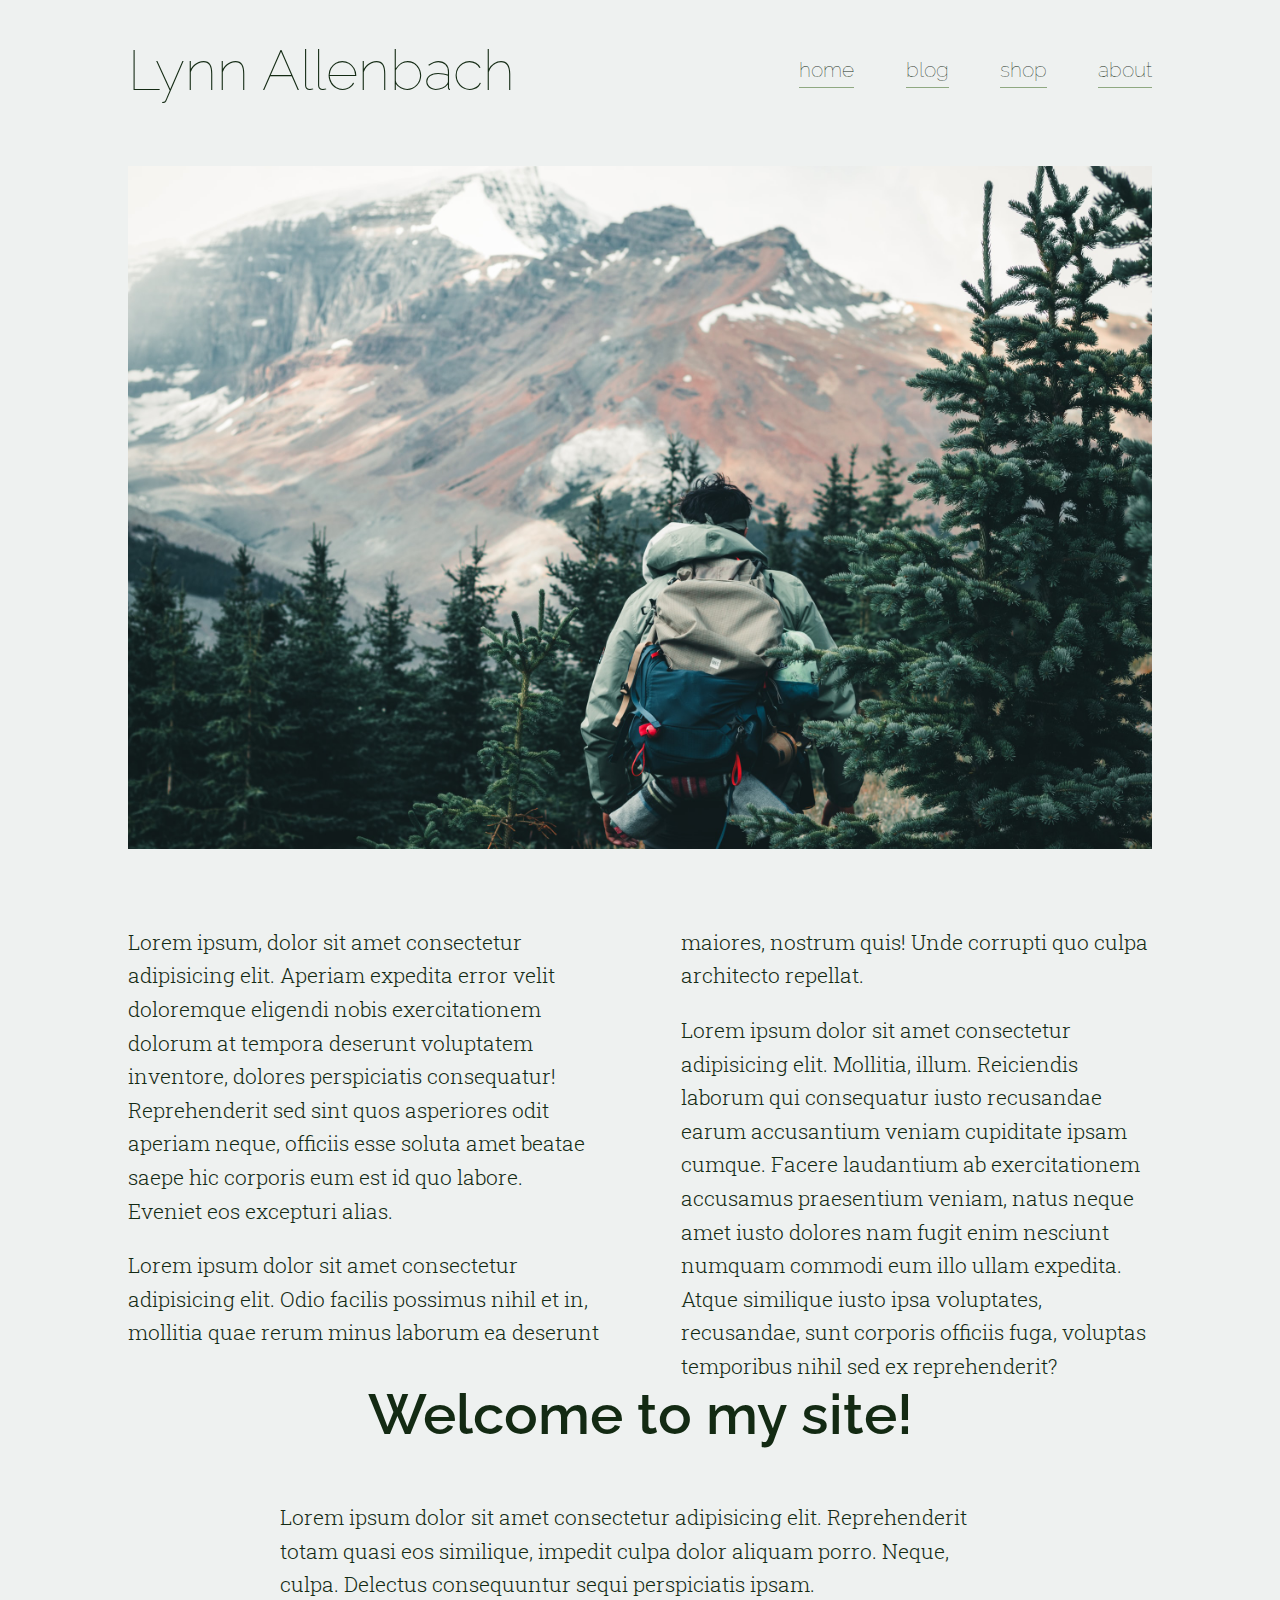
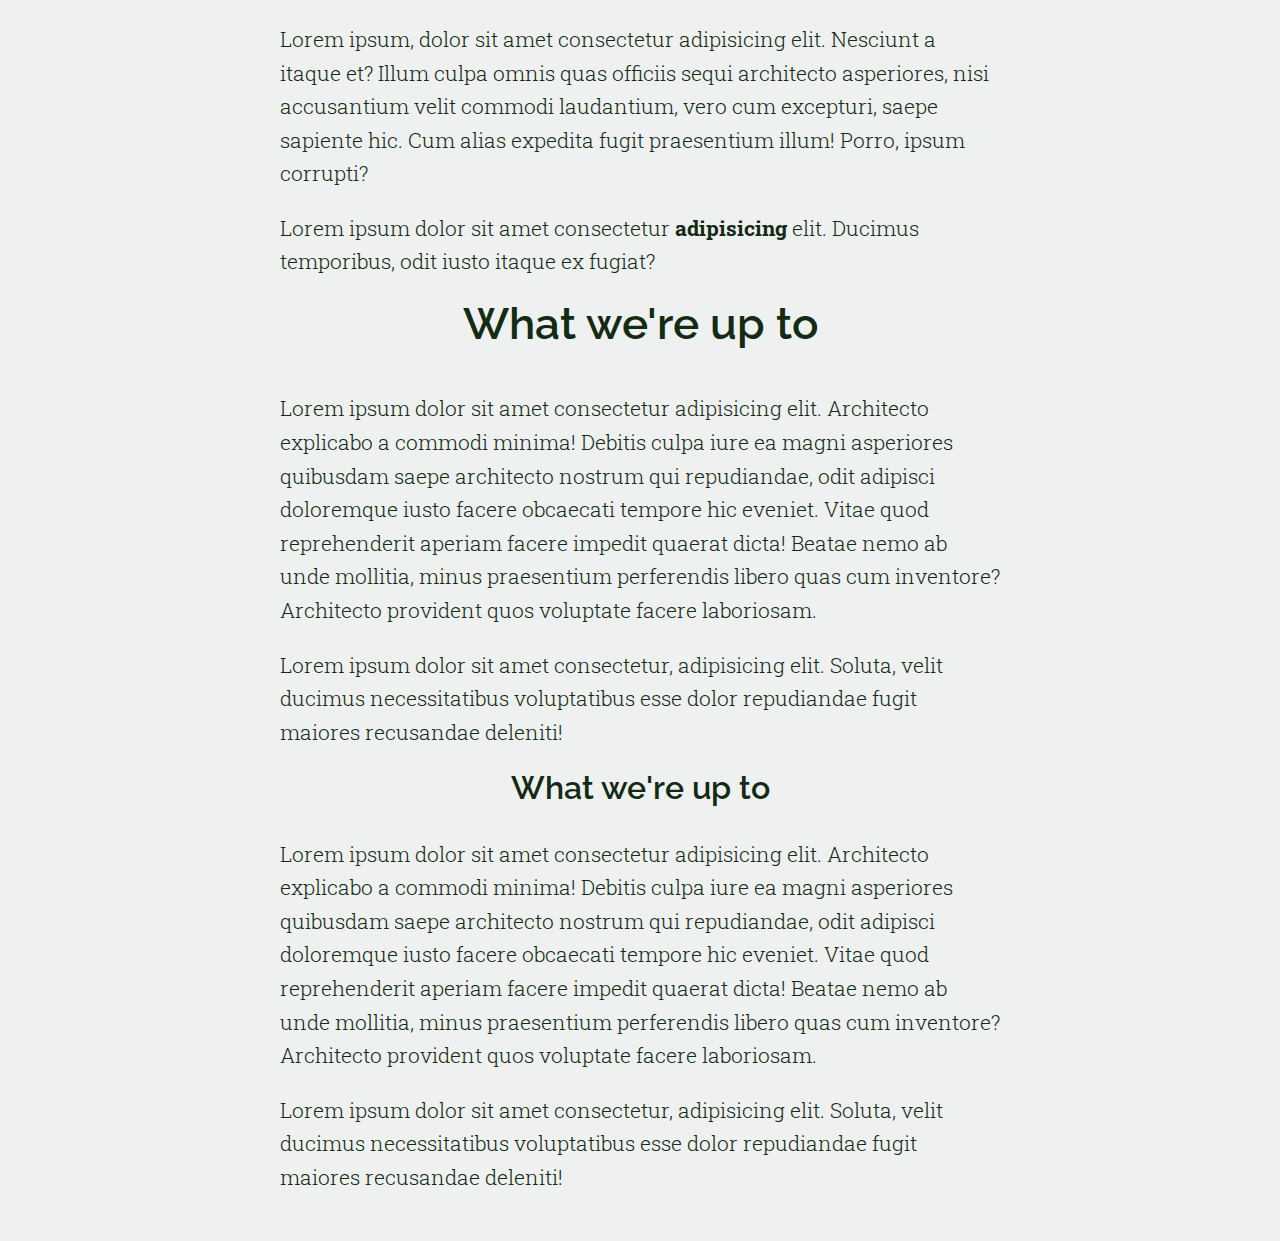
<file: index.html>
<!DOCTYPE html>
<html lang="en">
<head>
    <meta charset="UTF-8">
    <meta http-equiv="X-UA-Compatible" content="IE=edge">
    <meta name="viewport" content="width=device-width, initial-scale=1.0">
    <title>Lynn Allenbach</title>
    <link rel="preconnect" href="https://fonts.gstatic.com">
    <link href="https://fonts.googleapis.com/css2?family=Raleway:wght@100;300;600&family=Roboto+Slab:wght@300;700&display=swap" rel="stylesheet">
    <link rel="stylesheet" href="./css/style.css">
</head>
<body>
    <header class="header">
        <div class="container-header header-flex">
            <div class="logo-menu-flex">
                <a href="./index.html" class="logo">Lynn Allenbach</a>
                <div class="menu-btn">
                    <div class="menu-btn__burger"></div>
                </div>
            </div>
            <nav class="nav nav--hidden">
                <ul class="nav__list">
                    <li class="nav__item"><a href="./index.html" class="nav__link">home</a></li>
                    <li class="nav__item"><a href="./blog.html" class="nav__link">blog</a></li>
                    <li class="nav__item"><a href="./shop.html" class="nav__link">shop</a></li>
                    <li class="nav__item"><a href="./about.html" class="nav__link">about</a></li>
                </ul>
            </nav>
        </div>
    </header>

    <main class="main">
        <div class="container-img">
            <img class="img" src="./img/home.jpg" alt="man in forest with mountain background">
        </div>
        <div class="container">
            <div class="double-column">
                <p>Lorem ipsum, dolor sit amet consectetur adipisicing elit. Aperiam expedita error velit doloremque eligendi nobis exercitationem dolorum at tempora deserunt voluptatem inventore, dolores perspiciatis consequatur! Reprehenderit sed sint quos asperiores odit aperiam neque, officiis esse soluta amet beatae saepe hic corporis eum est id quo labore. Eveniet eos excepturi alias.</p>
                <p>Lorem ipsum dolor sit amet consectetur adipisicing elit. Odio facilis possimus nihil et in, mollitia quae rerum minus laborum ea deserunt maiores, nostrum quis! Unde corrupti quo culpa architecto repellat.</p>
                <p>Lorem ipsum dolor sit amet consectetur adipisicing elit. Mollitia, illum. Reiciendis laborum qui consequatur iusto recusandae earum accusantium veniam cupiditate ipsam cumque. Facere laudantium ab exercitationem accusamus praesentium veniam, natus neque amet iusto dolores nam fugit enim nesciunt numquam commodi eum illo ullam expedita. Atque similique iusto ipsa voluptates, recusandae, sunt corporis officiis fuga, voluptas temporibus nihil sed ex reprehenderit?</p>
            </div>
            
            <div class="container-text">
                <h1>Welcome to my site!</h1>
                <p>Lorem ipsum dolor sit amet consectetur adipisicing elit. Reprehenderit totam quasi eos similique, impedit culpa dolor aliquam porro. Neque, culpa. Delectus consequuntur sequi perspiciatis ipsam.</p>
                <p>Lorem ipsum, dolor sit amet consectetur adipisicing elit. Nesciunt a itaque et? Illum culpa omnis quas officiis sequi architecto asperiores, nisi accusantium velit commodi laudantium, vero cum excepturi, saepe sapiente hic. Cum alias expedita fugit praesentium illum! Porro, ipsum corrupti?</p>
                <p>Lorem ipsum dolor sit amet consectetur <span class="bold">adipisicing</span> elit. Ducimus temporibus, odit iusto itaque ex fugiat?</p>
                <h2>What we're up to</h2>
                <p>Lorem ipsum dolor sit amet consectetur adipisicing elit. Architecto explicabo a commodi minima! Debitis culpa iure ea magni asperiores quibusdam saepe architecto nostrum qui repudiandae, odit adipisci doloremque iusto facere obcaecati tempore hic eveniet. Vitae quod reprehenderit aperiam facere impedit quaerat dicta! Beatae nemo ab unde mollitia, minus praesentium perferendis libero quas cum inventore? Architecto provident quos voluptate facere laboriosam.</p>
                <p>Lorem ipsum dolor sit amet consectetur, adipisicing elit. Soluta, velit ducimus necessitatibus voluptatibus esse dolor repudiandae fugit maiores recusandae deleniti!</p>
                <h3>What we're up to</h3>
                <p>Lorem ipsum dolor sit amet consectetur adipisicing elit. Architecto explicabo a commodi minima! Debitis culpa iure ea magni asperiores quibusdam saepe architecto nostrum qui repudiandae, odit adipisci doloremque iusto facere obcaecati tempore hic eveniet. Vitae quod reprehenderit aperiam facere impedit quaerat dicta! Beatae nemo ab unde mollitia, minus praesentium perferendis libero quas cum inventore? Architecto provident quos voluptate facere laboriosam.</p>
                <p>Lorem ipsum dolor sit amet consectetur, adipisicing elit. Soluta, velit ducimus necessitatibus voluptatibus esse dolor repudiandae fugit maiores recusandae deleniti!</p>
    
            </div>
        </div>
    </main>
    <footer class="footer">

    </footer>

    <script>
        const btn = document.querySelector('.menu-btn');
        const header = document.querySelector('.header');
        const nav = document.querySelector('.nav');

        btn.addEventListener('click', () => {
            header.classList.toggle('header-full-height');
            nav.classList.toggle('nav--hidden');
            btn.classList.toggle('open');
        })
    </script>
    <!-- <script type="text/javascript" src="js/main.js"></script> -->
</body>
</html>
</file>
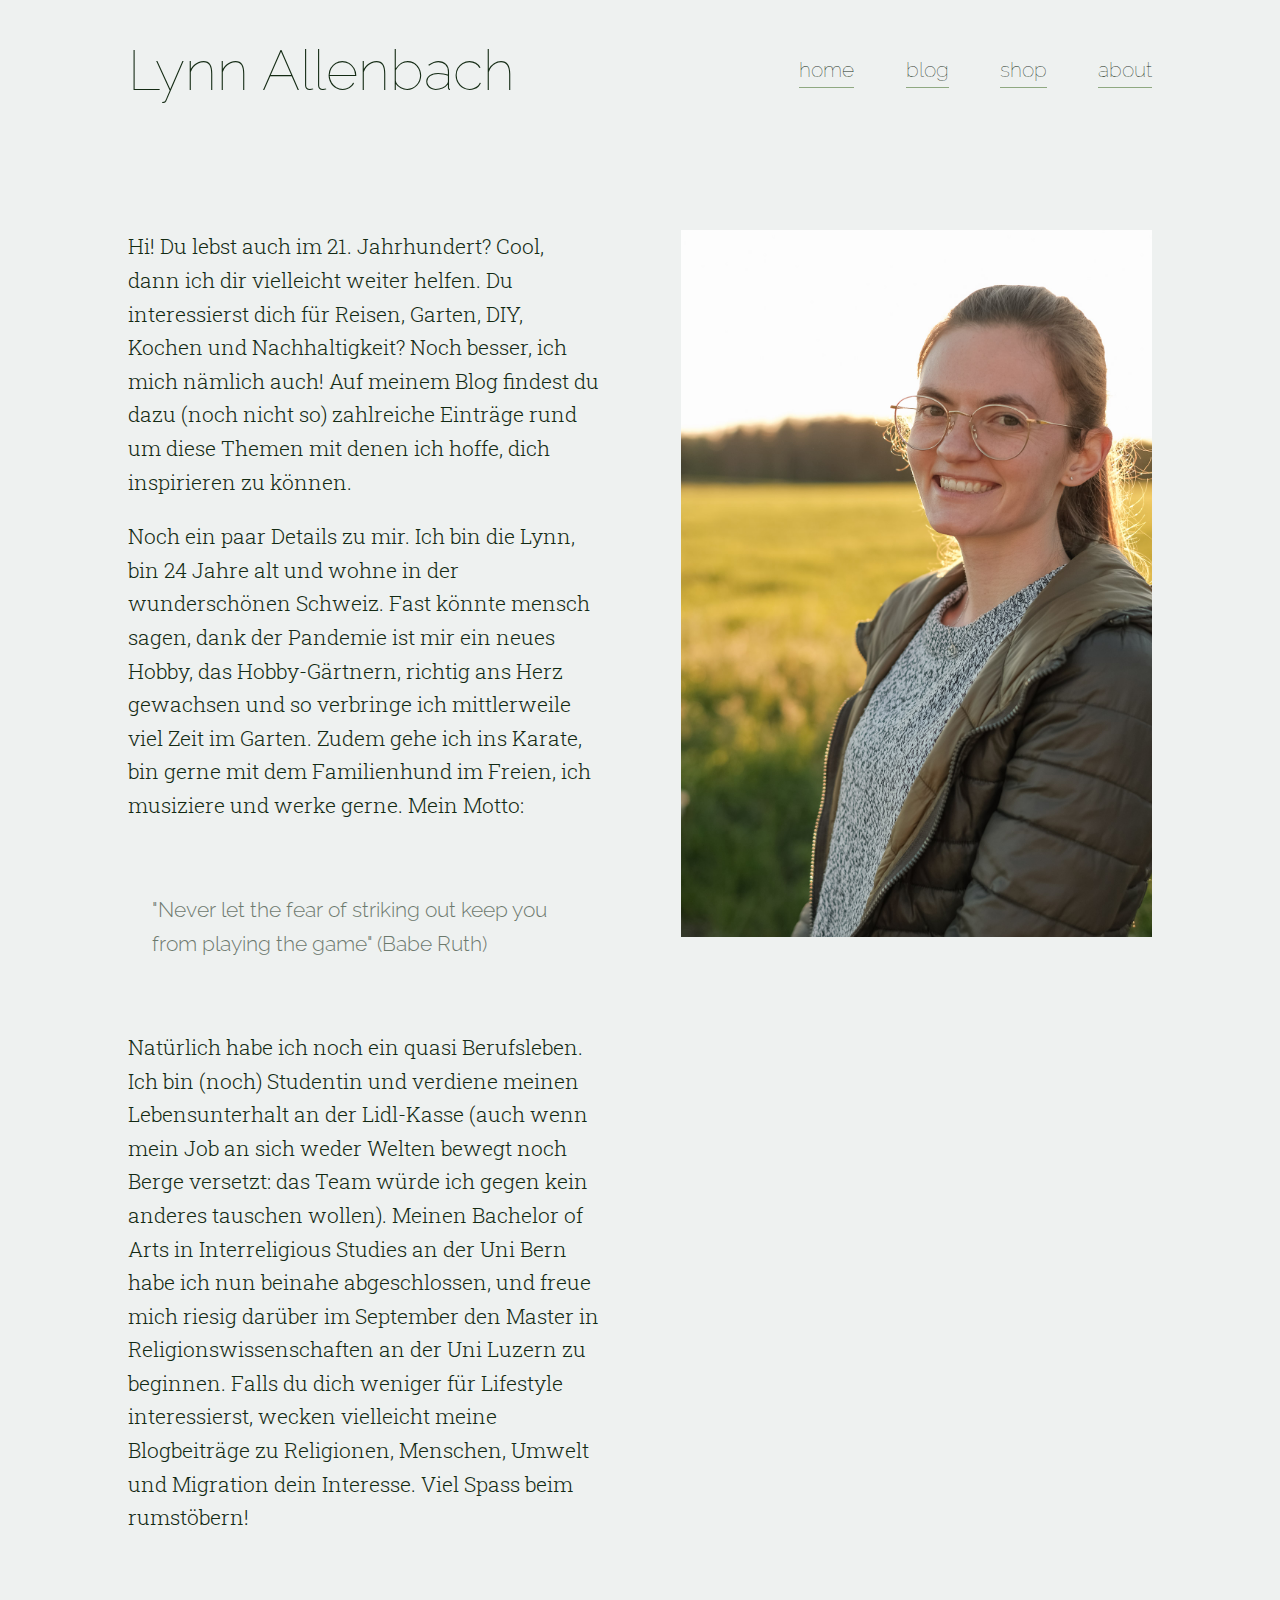
<file: about.html>
<!DOCTYPE html>
<html lang="en">

<head>
    <meta charset="UTF-8">
    <meta http-equiv="X-UA-Compatible" content="IE=edge">
    <meta name="viewport" content="width=device-width, initial-scale=1.0">
    <title>Lynn Allenbach</title>
    <link rel="preconnect" href="https://fonts.gstatic.com">
    <link
        href="https://fonts.googleapis.com/css2?family=Raleway:wght@100;300;600&family=Roboto+Slab:wght@300;700&display=swap"
        rel="stylesheet">
    <link rel="stylesheet" href="./css/style.css">
    <link rel="stylesheet" href="./css/about.css">
</head>

<body>
    <header class="header">
        <div class="container-header header-flex">
            <div class="logo-menu-flex">
                <a href="./index.html" class="logo">Lynn Allenbach</a>
                <div class="menu-btn">
                    <div class="menu-btn__burger"></div>
                </div>
            </div>
            <nav class="nav nav--hidden">
                <ul class="nav__list">
                    <li class="nav__item"><a href="./index.html" class="nav__link">home</a></li>
                    <li class="nav__item"><a href="./blog.html" class="nav__link">blog</a></li>
                    <li class="nav__item"><a href="./shop.html" class="nav__link">shop</a></li>
                    <li class="nav__item"><a href="./about.html" class="nav__link">about</a></li>
                </ul>
            </nav>
        </div>
    </header>

    <main class="main">
        <section class="about">
            <div class="container divide">
                <div class="about__img-container" style="background-image: url('./img/about.jpg');"
                    alt="portrait of myself">
                </div>
                <div class="container-text">
                    <p>
                        Hi! Du lebst auch im 21. Jahrhundert? Cool, dann ich dir vielleicht weiter helfen.
                        Du interessierst dich für Reisen, Garten, DIY, Kochen und Nachhaltigkeit? Noch
                        besser, ich mich nämlich auch! Auf meinem Blog findest du dazu (noch nicht so)
                        zahlreiche Einträge rund um diese Themen mit denen ich hoffe, dich inspirieren
                        zu können.
                    </p>
                    <p>
                        Noch ein paar Details zu mir. Ich bin die Lynn, bin 24 Jahre alt und wohne in
                        der wunderschönen Schweiz. Fast könnte mensch sagen, dank der Pandemie ist mir
                        ein neues Hobby, das Hobby-Gärtnern, richtig ans Herz gewachsen und so verbringe
                        ich mittlerweile viel Zeit im Garten. Zudem gehe ich ins Karate, bin gerne mit
                        dem Familienhund im Freien, ich musiziere und werke gerne. Mein Motto:
                        <span class="quote">"Never let the fear of striking out keep you from playing the game" (Babe Ruth)</span>

                        Natürlich habe ich noch ein quasi Berufsleben. Ich bin (noch) Studentin und
                        verdiene meinen Lebensunterhalt an der Lidl-Kasse (auch wenn mein Job an sich
                        weder Welten bewegt noch Berge versetzt: das Team würde ich gegen kein anderes
                        tauschen wollen). Meinen Bachelor of Arts in
                        Interreligious Studies an der Uni Bern habe ich nun beinahe
                        abgeschlossen, und freue mich riesig darüber im September den Master in
                        Religionswissenschaften an der Uni Luzern zu beginnen. Falls du dich weniger für
                        Lifestyle interessierst, wecken vielleicht meine Blogbeiträge zu Religionen,
                        Menschen, Umwelt und Migration dein Interesse. Viel Spass beim rumstöbern!
                    </p>
                </div>
            </div>
        </section>
    </main>

    <footer class="footer">

    </footer>

    <script>
        const btn = document.querySelector('.menu-btn');
        const header = document.querySelector('.header');
        const nav = document.querySelector('.nav');

        btn.addEventListener('click', () => {
            header.classList.toggle('header-full-height');
            nav.classList.toggle('nav--hidden');
            btn.classList.toggle('open');
        })
    </script>
</body>

</html>
</file>
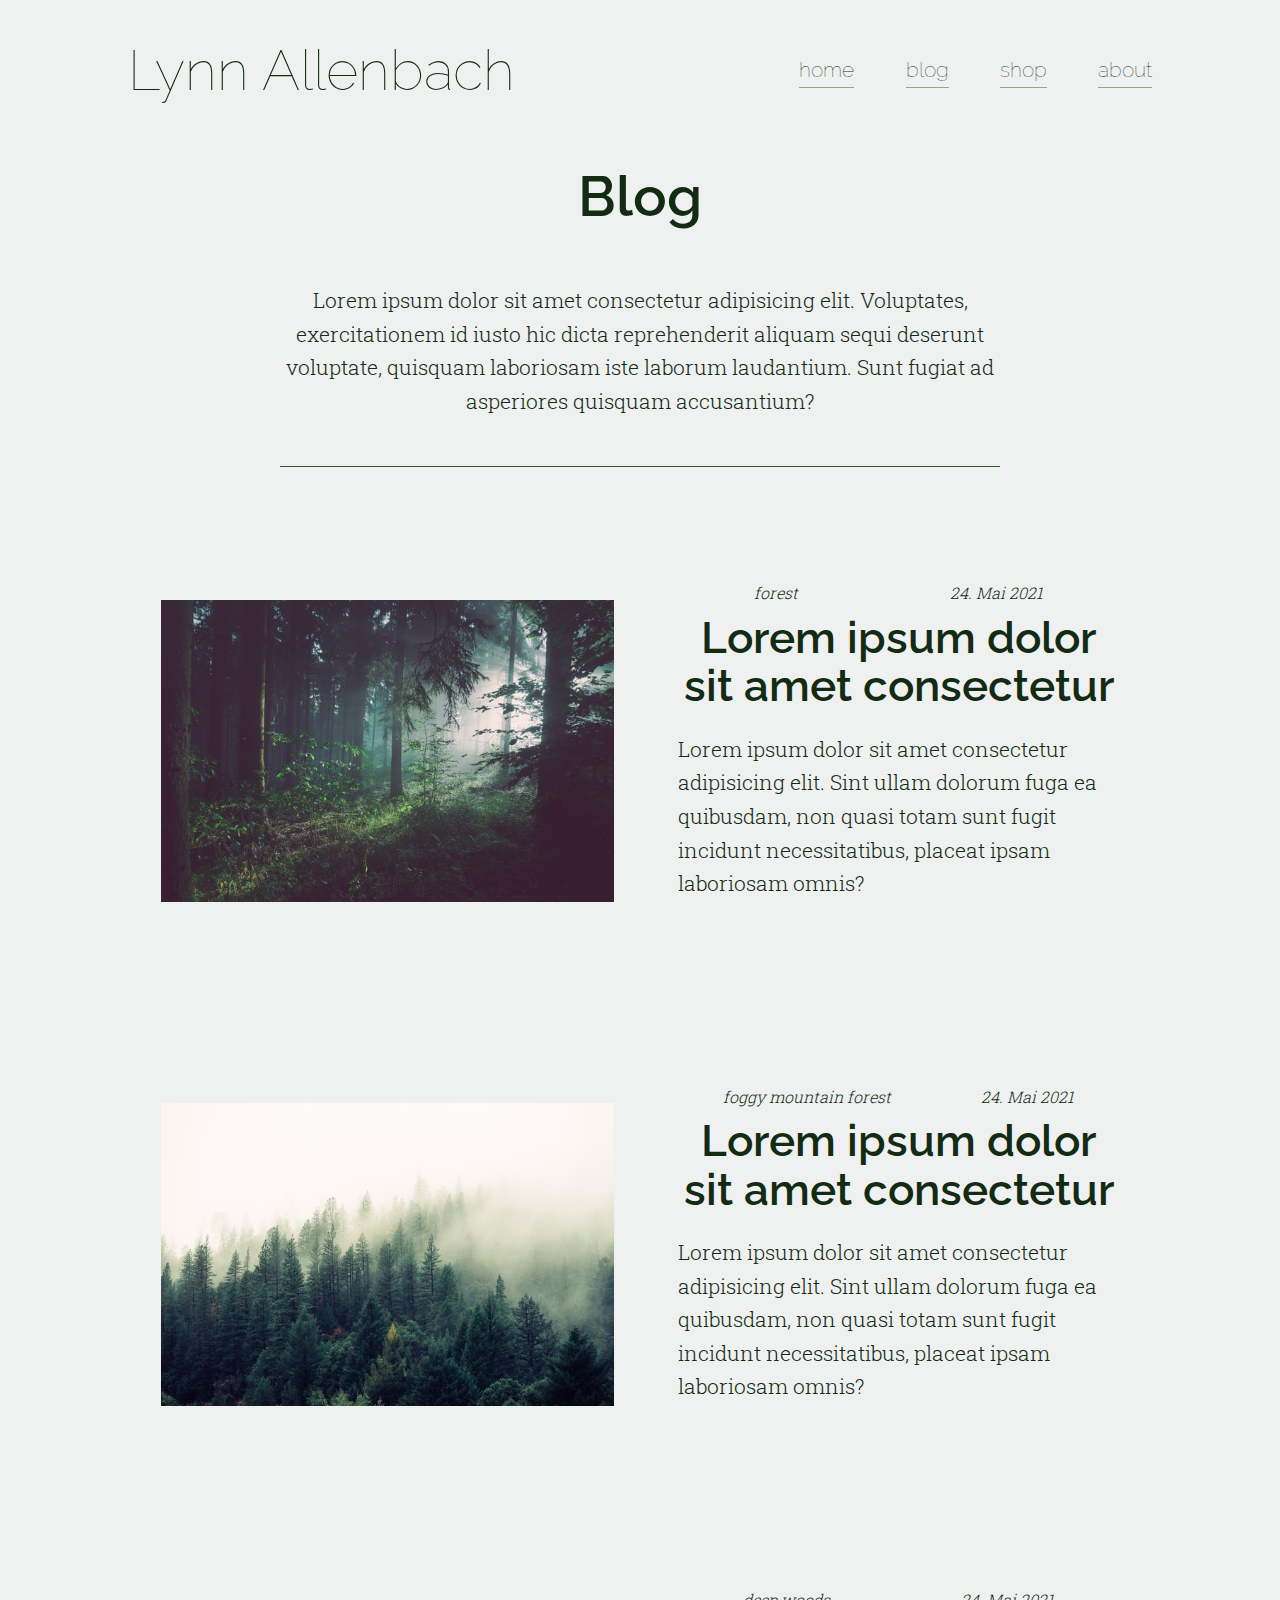
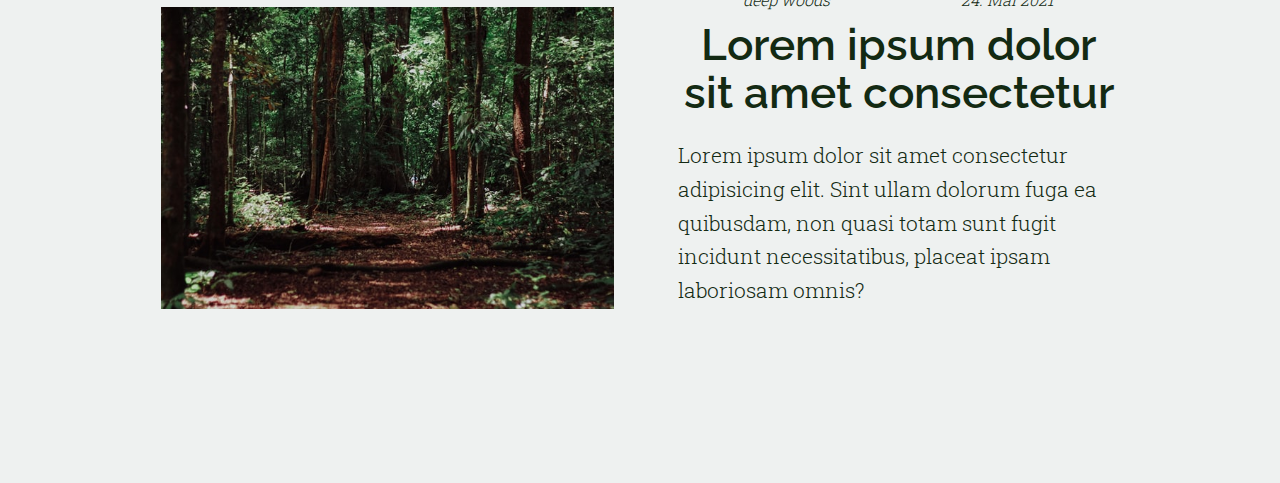
<file: blog.html>
<!DOCTYPE html>
<html lang="en">
<head>
    <meta charset="UTF-8">
    <meta http-equiv="X-UA-Compatible" content="IE=edge">
    <meta name="viewport" content="width=device-width, initial-scale=1.0">
    <title>Lynn Allenbach</title>
    <link rel="preconnect" href="https://fonts.gstatic.com">
    <link href="https://fonts.googleapis.com/css2?family=Raleway:wght@100;300;600&family=Roboto+Slab:wght@300;700&display=swap" rel="stylesheet">
    <link rel="stylesheet" href="./css/style.css">
    <link rel="stylesheet" href="./css/blog.css">
</head>
<body>
    <header class="header">
        <div class="container-header header-flex">
            <div class="logo-menu-flex">
                <a href="./index.html" class="logo">Lynn Allenbach</a>
                <div class="menu-btn">
                    <div class="menu-btn__burger"></div>
                </div>
            </div>
            <nav class="nav nav--hidden">
                <ul class="nav__list">
                    <li class="nav__item"><a href="./index.html" class="nav__link">home</a></li>
                    <li class="nav__item"><a href="./blog.html" class="nav__link">blog</a></li>
                    <li class="nav__item"><a href="./shop.html" class="nav__link">shop</a></li>
                    <li class="nav__item"><a href="./about.html" class="nav__link">about</a></li>
                </ul>
            </nav>
        </div>
    </header>

    <main class="main">
        <div class="container">
            <section class="description container-text">
                <h1>Blog</h1>
                <p style="text-align: center;">Lorem ipsum dolor sit amet consectetur adipisicing elit. Voluptates, exercitationem id iusto hic dicta reprehenderit aliquam sequi deserunt voluptate, quisquam laboriosam iste laborum laudantium. Sunt fugiat ad asperiores quisquam accusantium?</p>
                <hr>
            </section>
            <a href="./blogposts/blogpost_01/blogpost.html">
                <article class="post">
                    <div class="post-img-wrapper">
                        <img src="./blogposts/blogpost_01/img/thumbnail.jpg" alt="">
                    </div>
                    <div class="post-text">
                        <p class="post-meta"><span class="post-topic">forest</span><span class="post-date">24. Mai 2021</span></p>
                        <h2 class="post-title">Lorem ipsum dolor sit amet consectetur</h2>
                        <p class="post-summary">Lorem ipsum dolor sit amet consectetur adipisicing elit. Sint ullam dolorum fuga ea quibusdam, non quasi totam sunt fugit incidunt necessitatibus, placeat ipsam laboriosam omnis?</p>
                    </div>
                </article>
            </a>
            <a href="./blogposts/blogpost_02/blogpost.html">
                <article class="post">
                    <div class="post-img-wrapper">
                        <img src="./blogposts/blogpost_02/img/thumbnail.jpg" alt="">
                    </div>
                    <div class="post-text">
                        <p class="post-meta"><span class="post-topic">foggy mountain forest</span><span class="post-date">24. Mai 2021</span></p>
                        <h2 class="post-title">Lorem ipsum dolor sit amet consectetur</h2>
                        <p class="post-summary">Lorem ipsum dolor sit amet consectetur adipisicing elit. Sint ullam dolorum fuga ea quibusdam, non quasi totam sunt fugit incidunt necessitatibus, placeat ipsam laboriosam omnis?</p>
                    </div>
                </article>
            </a>
            <a href="./blogposts/blogpost_02/blogpost.html">
                <article class="post">
                    <div class="post-img-wrapper">
                        <img src="./blogposts/blogpost_03/img/thumbnail.jpg" alt="">
                    </div>
                    <div class="post-text">
                        <p class="post-meta"><span class="post-topic">deep woods</span><span class="post-date">24. Mai 2021</span></p>
                        <h2 class="post-title">Lorem ipsum dolor sit amet consectetur</h2>
                        <p class="post-summary">Lorem ipsum dolor sit amet consectetur adipisicing elit. Sint ullam dolorum fuga ea quibusdam, non quasi totam sunt fugit incidunt necessitatibus, placeat ipsam laboriosam omnis?</p>
                    </div>
                </article>
            </a>
        </div>
    </main>

    <footer class="footer">

    </footer>

    <script>
        const btn = document.querySelector('.menu-btn');
        const header = document.querySelector('.header');
        const nav = document.querySelector('.nav');

        btn.addEventListener('click', () => {
            header.classList.toggle('header-full-height');
            nav.classList.toggle('nav--hidden');
            btn.classList.toggle('open');
        })
    </script>
</body>
</html>
</file>
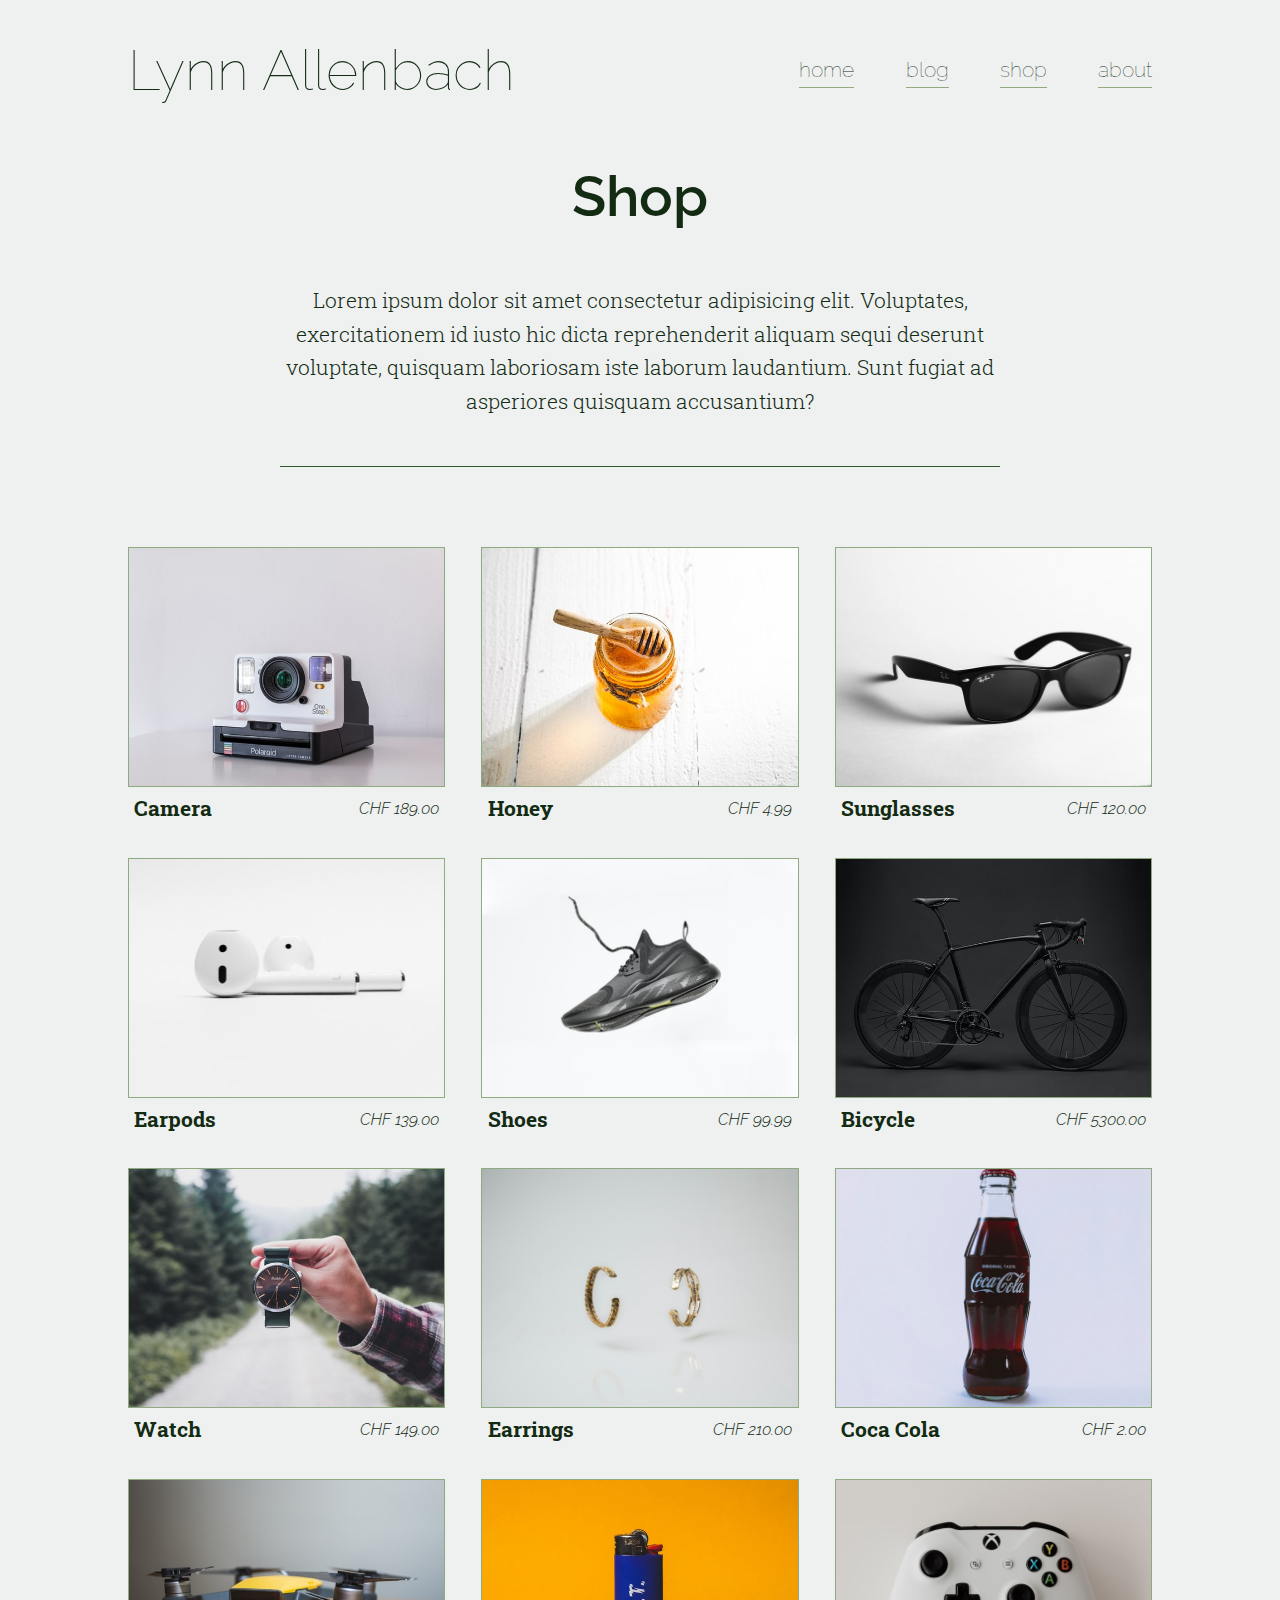
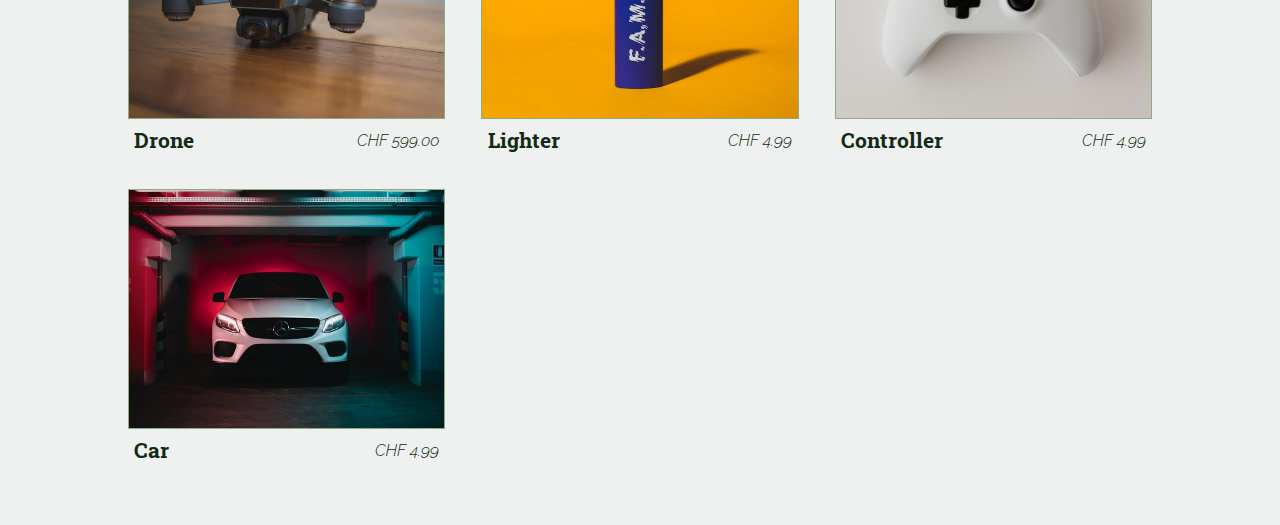
<file: shop.html>
<!DOCTYPE html>
<html lang="en">

<head>
    <meta charset="UTF-8">
    <meta http-equiv="X-UA-Compatible" content="IE=edge">
    <meta name="viewport" content="width=device-width, initial-scale=1.0">
    <title>Lynn Allenbach</title>
    <link rel="preconnect" href="https://fonts.gstatic.com">
    <link
        href="https://fonts.googleapis.com/css2?family=Raleway:wght@100;300;600&family=Roboto+Slab:wght@300;700&display=swap"
        rel="stylesheet">
    <link rel="stylesheet" href="./css/style.css">
    <link rel="stylesheet" href="./css/shop.css">
</head>

<body>
    <header class="header">
        <div class="container-header header-flex">
            <div class="logo-menu-flex">
                <a href="./index.html" class="logo">Lynn Allenbach</a>
                <div class="menu-btn">
                    <div class="menu-btn__burger"></div>
                </div>
            </div>
            <nav class="nav nav--hidden">
                <ul class="nav__list">
                    <li class="nav__item"><a href="./index.html" class="nav__link">home</a></li>
                    <li class="nav__item"><a href="./blog.html" class="nav__link">blog</a></li>
                    <li class="nav__item"><a href="./shop.html" class="nav__link">shop</a></li>
                    <li class="nav__item"><a href="./about.html" class="nav__link">about</a></li>
                </ul>
            </nav>
        </div>
    </header>

    <main class="main">
        <div class="container">
            <section class="description container-text">
                <h1>Shop</h1>
                <p style="text-align: center;">Lorem ipsum dolor sit amet consectetur adipisicing elit. Voluptates,
                    exercitationem id iusto hic dicta reprehenderit aliquam sequi deserunt voluptate, quisquam
                    laboriosam iste laborum laudantium. Sunt fugiat ad asperiores quisquam accusantium?</p>
                <hr>
            </section>
            <section class="shop">
                <div class="shop__product">
                    <div class="shop__product-img-wrapper" style="background-image: url('./shop/camera.jpg')">
                    </div>
                    <div class="shop__product-text-wrapper">
                        <p class="name">Camera</p>
                        <p class="price">189.00</p>
                    </div>
                </div>
                <div class="shop__product">
                    <div class="shop__product-img-wrapper" style="background-image: url('./shop/honey.jpg')">
                    </div>
                    <div class="shop__product-text-wrapper">
                        <p class="name">Honey</p>
                        <p class="price">4.99</p>
                    </div>
                </div>
                <div class="shop__product">
                    <div class="shop__product-img-wrapper" style="background-image: url('./shop/sunglasses.jpg')">
                    </div>
                    <div class="shop__product-text-wrapper">
                        <p class="name">Sunglasses</p>
                        <p class="price">120.00</p>
                    </div>
                </div>
                <div class="shop__product">
                    <div class="shop__product-img-wrapper" style="background-image: url('./shop/earpods.jpg')">
                    </div>
                    <div class="shop__product-text-wrapper">
                        <p class="name">Earpods</p>
                        <p class="price">139.00</p>
                    </div>
                </div>
                <div class="shop__product">
                    <div class="shop__product-img-wrapper" style="background-image: url('./shop/shoes.jpg')">
                    </div>
                    <div class="shop__product-text-wrapper">
                        <p class="name">Shoes</p>
                        <p class="price">99.99</p>
                    </div>
                </div>
                <div class="shop__product">
                    <div class="shop__product-img-wrapper" style="background-image: url('./shop/bicycle.jpg')">
                    </div>
                    <div class="shop__product-text-wrapper">
                        <p class="name">Bicycle</p>
                        <p class="price">5300.00</p>
                    </div>
                </div>
                <div class="shop__product">
                    <div class="shop__product-img-wrapper" style="background-image: url('./shop/watch.jpg')">
                    </div>
                    <div class="shop__product-text-wrapper">
                        <p class="name">Watch</p>
                        <p class="price">149.00</p>
                    </div>
                </div>
                <div class="shop__product">
                    <div class="shop__product-img-wrapper" style="background-image: url('./shop/earrings.jpg')">
                    </div>
                    <div class="shop__product-text-wrapper">
                        <p class="name">Earrings</p>
                        <p class="price">210.00</p>
                    </div>
                </div>
                <div class="shop__product">
                    <div class="shop__product-img-wrapper" style="background-image: url('./shop/cocacola.jpg')">
                    </div>
                    <div class="shop__product-text-wrapper">
                        <p class="name">Coca Cola</p>
                        <p class="price">2.00</p>
                    </div>
                </div>
                <div class="shop__product">
                    <div class="shop__product-img-wrapper" style="background-image: url('./shop/drone.jpg')">
                    </div>
                    <div class="shop__product-text-wrapper">
                        <p class="name">Drone</p>
                        <p class="price">599.00</p>
                    </div>
                </div>
                <div class="shop__product">
                    <div class="shop__product-img-wrapper" style="background-image: url('./shop/lighter.jpg')">
                    </div>
                    <div class="shop__product-text-wrapper">
                        <p class="name">Lighter</p>
                        <p class="price">4.99</p>
                    </div>
                </div>
                <div class="shop__product">
                    <div class="shop__product-img-wrapper" style="background-image: url('./shop/controller.jpg')">
                    </div>
                    <div class="shop__product-text-wrapper">
                        <p class="name">Controller</p>
                        <p class="price">4.99</p>
                    </div>
                </div>
                <div class="shop__product">
                    <div class="shop__product-img-wrapper" style="background-image: url('./shop/car.jpg')">
                    </div>
                    <div class="shop__product-text-wrapper">
                        <p class="name">Car</p>
                        <p class="price">4.99</p>
                    </div>
                </div>
            </section>
        </div>
    </main>

    <footer class="footer">

    </footer>

    <script>
        const btn = document.querySelector('.menu-btn');
        const header = document.querySelector('.header');
        const nav = document.querySelector('.nav');

        btn.addEventListener('click', () => {
            header.classList.toggle('header-full-height');
            nav.classList.toggle('nav--hidden');
            btn.classList.toggle('open');
        })
    </script>
    <!-- <script type="text/javascript" src="js/main.js"></script> -->
</body>

</html>
</file>
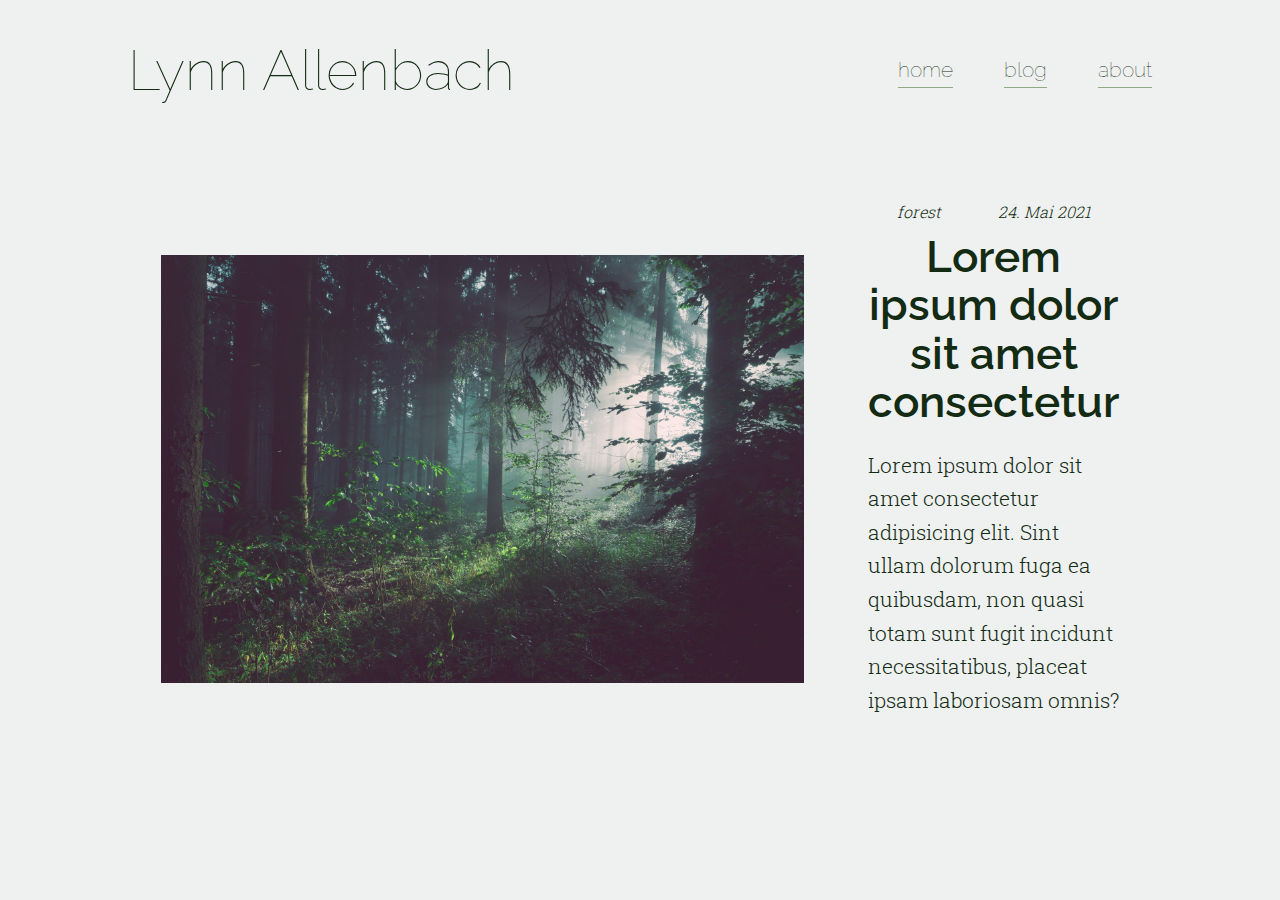
<file: blogposts/blogpost_01/blogpost.html>
<!DOCTYPE html>
<html lang="en">
<head>
    <meta charset="UTF-8">
    <meta http-equiv="X-UA-Compatible" content="IE=edge">
    <meta name="viewport" content="width=device-width, initial-scale=1.0">
    <title>Lynn Allenbach</title>
    <link rel="preconnect" href="https://fonts.gstatic.com">
    <link href="https://fonts.googleapis.com/css2?family=Raleway:wght@100;300;600&family=Roboto+Slab:wght@300;700&display=swap" rel="stylesheet">
    <link rel="stylesheet" href="./../../css/style.css">
    <link rel="stylesheet" href="./../../css/blog.css">
</head>
<body>
    <header class="header">
        <div class="container header-flex">
            <a href="./index.html" class="logo">Lynn Allenbach</a>
            <nav class="nav">
                <ul class="nav__list">
                    <li class="nav__item"><a href="./../../index.html" class="nav__link">home</a></li>
                    <li class="nav__item"><a href="./../../blog.html" class="nav__link">blog</a></li>
                    <li class="nav__item"><a href="./../../about.html" class="nav__link">about</a></li>
                </ul>
            </nav>
        </div>
    </header>

    <main class="main">
        <div class="container">
            <article class="post">
                <div class="post-img-wrapper">
                    <img src="./img/thumbnail-lg.jpg" alt="">
                </div>
                <div class="post-text">
                    <p class="post-meta"><span class="post-topic">forest</span><span class="post-date">24. Mai 2021</span></p>
                    <h2 class="post-title">Lorem ipsum dolor sit amet consectetur</h2>
                    <p class="post-summary">Lorem ipsum dolor sit amet consectetur adipisicing elit. Sint ullam dolorum fuga ea quibusdam, non quasi totam sunt fugit incidunt necessitatibus, placeat ipsam laboriosam omnis?</p>
                </div>
            </article>
        </div>
    </main>

    <footer class="footer">

    </footer>
</body>
</html>
</file>
<file: css/about.css>
.about {
    padding: 5vw 0;
    /* background-color: var(--clr-light); */
}
.about__img-container {
    --var-width: 100%;
    width: var(--var-width);
    padding-top: calc(var(--var-width)*3/2);
    position: relative;
    background-size: cover;
    background-repeat: no-repeat;
    background-position: center;
    margin-bottom: 2rem;
}
@media (min-width: 900px) {
    .divide {
        display: flex;
        flex-direction: row-reverse;
        justify-content: space-between;
        align-items: start;
    }
    .about__img-container {
        --var-width: 46%;
        margin-bottom: 0;
    }
    .divide > * + * {
        margin-right: 8%;
        width: 46%;
    }
}
</file>
<file: css/blog.css>
/* BLOG */
.post {
    margin: 0 auto;
    margin-bottom: 6rem;
    max-width: 40rem;
}
.post-img-wrapper {
    margin-bottom: 5vw;
}
.post-meta {
    display: flex;
    justify-content: space-around;
    font-size: 1rem;
    font-style: italic;
    margin-bottom: 0.5em;
}
.post-title {
    margin-top: 0;
    margin-bottom: 0.5em;
}
@media (min-width: 900px) {
    .post {
        display: flex;
        align-items: center;
        max-width: 100%;
        padding: 2rem;
        border: 1px solid var(--clr-lighter);
        transition: border 0.5s, box-shadow 0.5s;
    }
    .post:hover {
        border: 1px solid var(--clr-light);
        box-shadow: 3px 5px 10px var(--clr-dark);
    }
    .post-img-wrapper {
        margin-bottom: 0;
    }
    .post-text {
        width: 65%;
        margin-left: 5vw;
    }
}
/* END BLOG */


/* POST */

/* END POST*/
</file>
<file: css/shop.css>
.shop {
    display: flex;
    flex-wrap: wrap;
    justify-content: space-between;
}

.shop__product {
    margin-bottom: 2rem;
}

.shop__product-img-wrapper {
    width: 100%;
    padding-top: 75%; /* determines image dimensions */
    position: relative;
    margin-bottom: .3rem;
    background-position: center;
    background-repeat: no-repeat;
    background-size: cover;
    border: 1px solid var(--clr-light);
}
.shop__product-img-wrapper:hover {
    border: 1px solid var(--clr-accent);
}
.shop__product-text-wrapper {
    display: flex;
    justify-content: space-between;
    align-items: center;
    width: 96%;
    margin: 0 auto;
}
.shop__product-text-wrapper p {
    margin: 0;
}
.name {
    font-weight: 700;
}
.price {
    font-family: var(--ff-accent);
    font-weight: 300;
    font-size: 1rem;
    font-style: italic;
}
.price::before{
    content: 'CHF ';
}

/* Dynamic Behavior */
.shop__product {
    width: 100%;
}
@media (min-width: 500px) {
    .shop__product {
        width: 48%;
    }
}
@media (min-width: 900px) {
    .shop__product {
        width: 31%;
    }
}
@media (min-width: 2000px) {
    .shop__product {
        width: 22%;
    }
}
/* */
</file>
<file: css/style.css>
/* RESET */
html {
    font-size: 16px;
}
*, *::before, *::after {
    box-sizing: border-box;
}
* {
    margin: 0;
    padding: 0;
    border: 0;
    font-size: 100%;
    font: inherit;
    vertical-align: baseline;
}
ul, ol {
    list-style: none;
}
a {
    text-decoration: none;
    color: inherit;
}
img {
    display: block;
    max-width: 100%;
}
/* END RESET  */

:root {
    /* FONTS */
    --ff-primary: 'Roboto Slab', serif;
    --ff-accent: 'Raleway', sans-serif;
    /* COLORS */ 
    --clr-darker: #132a13ff;
    --clr-dark: #31572cff;
    --clr-middle: #4f772dff;
    --clr-light: #8fa981ff;
    --clr-lighter: rgb(238, 241, 240);
    --clr-accent: #444fe4;
}
/* SCSS Gradient 
$gradient-top: linear-gradient(0deg, #132a13ff, #31572cff, #4f772dff, #8fa981ff, #e8edebff);
$gradient-right: linear-gradient(90deg, #132a13ff, #31572cff, #4f772dff, #8fa981ff, #e8edebff);
$gradient-bottom: linear-gradient(180deg, #132a13ff, #31572cff, #4f772dff, #8fa981ff, #e8edebff);
$gradient-left: linear-gradient(270deg, #132a13ff, #31572cff, #4f772dff, #8fa981ff, #e8edebff);
$gradient-top-right: linear-gradient(45deg, #132a13ff, #31572cff, #4f772dff, #8fa981ff, #e8edebff);
$gradient-bottom-right: linear-gradient(135deg, #132a13ff, #31572cff, #4f772dff, #8fa981ff, #e8edebff);
$gradient-top-left: linear-gradient(225deg, #132a13ff, #31572cff, #4f772dff, #8fa981ff, #e8edebff);
$gradient-bottom-left: linear-gradient(315deg, #132a13ff, #31572cff, #4f772dff, #8fa981ff, #e8edebff);
$gradient-radial: radial-gradient(#132a13ff, #31572cff, #4f772dff, #8fa981ff, #e8edebff);
*/

body {
    font-family: var(--ff-primary);
    font-weight: 300;
    line-height: 1.6;
    color: var(--clr-darker);
    background-color: var(--clr-lighter);
}
.container,
.container-header,
.container-text,
.container-img {
    margin: 0 auto;
}
.container,
.container-header {
    width: 90%;
}
.container-text {
    max-width: 60ch;
}
.container-img {
    width: 100%;
    margin-bottom: 6%;
}
h1, h2, h3, h4, h5, h6 {
    font-family: var(--ff-accent);
    font-weight: 600;
    line-height: 1.1;
    margin: 0 0 1em;
    text-align: center;
}
h1 { font-size: 2.5rem; }
h2 { font-size: 2rem; }
h3 { font-size: 1.5rem; }
p { margin-bottom: 1em; }
.bold { font-weight: 700; }
hr {
    display: block;
    height: 1px;
    border: 0;
    border-top: 1px solid var(--clr-dark);
    margin: 3rem 0;
    padding: 0;
}

/* HEADER */
.header {
    font-family: var(--ff-accent);
    font-weight: 100;
    font-size: clamp(1.125rem, 8vw, 2.5rem);
    padding: clamp(1rem, 2vw, 4rem) 0;
}
.header-full-height {
    height: 100vh;
}
.header-flex {
    height: 100%;
    display: flex;
    flex-direction: column;
}
.logo {
    font-size: clamp(1.5rem, 9vw, 3.5rem);
}

.logo-menu-flex {
    display: flex;
    justify-content: space-between;
    align-items: center;
}

.menu-btn {
    display: inline-flex;
    justify-content: center;
    align-items: center;
    position: relative;
    width: 9vw;
    height: 9vw;
    cursor: pointer;
}
.menu-btn:focus,
.menu-btn:hover {
    opacity: .75;
}
.menu-btn__burger,
.menu-btn__burger::before,
.menu-btn__burger::after {
    width: 9vw;
    height: .6vw;
    border-radius: 5px;
    background-color: var(--clr-light);
    transition: all .5s ease-in-out;
}
.menu-btn__burger {
    background-color: var(--clr-lighter);
}
.menu-btn__burger::before,
.menu-btn__burger::after {
    content: '';
    position: absolute;
}
.menu-btn__burger::before {
    transform: translateY(-1.5vw);
}
.menu-btn__burger::after {
    transform: translateY(1.5vw);
}
/* ANIMATION */
.menu-btn.open .menu-btn__burger::before {
    transform: rotate(45deg);
    background-color: var(--clr-accent);
}
.menu-btn.open .menu-btn__burger::after {
    transform: rotate(-45deg);
    background-color: var(--clr-accent);
}
.nav {
    flex-grow: 1;
    flex-basis: 100%;
    margin-bottom: 12vh;
}
.nav--hidden {
    /* hide nav in mobile view by default */
    visibility: hidden;
    height: 0;
    position: absolute;
    /* undo:
    visibility: visible;
    height: auto;
    position: relative;
    */
}
.nav__list {
    height: 100%;
    display: flex;
    flex-direction: column;
    justify-content: center;
    align-items: center;
}
.nav__link {
    display: block;
    margin: 3vw 0;
    text-transform: lowercase;
    transition: opacity .1s, border-bottom .1s;
}
.nav__link:hover {
    opacity: .75;
}
/* END HEADER */


/* MAIN */
.main {
    font-size: 1.125rem; /* mobile font-size, 18px */
    padding: clamp(1rem, 2vw, 4rem) 0;
}
.description {
    margin-bottom: 5rem;
}
.quote {
    display: block;
    margin: 15% 5%;
    opacity: .6;
    font-family: var(--ff-accent);
}
/* END MAIN */


/* MEDIA QUERIES */
@media (min-width: 900px) {
    .double-column {
        column-count: 2;
        column-gap: 8%;
    }
    .triple-column {
        column-count: 3;
    }
    /* --- --- --- */
    h1 { font-size: 3.5rem; }
    h2 { font-size: 2.75rem; }
    h3 { font-size: 2rem; }
    /* --- --- --- */
    .header {
        height: initial;
        font-size: 1.3125rem;
    }
    .header-flex {
        flex-direction: row;
        justify-content: space-between;
        align-items: center;
    }
    .menu-btn {
        display: none;
    }
    .nav {
        visibility: visible;
        height: auto;
        position: relative;
        flex-grow: 0;
        flex-basis: initial;
        margin-bottom: 0;
    }
    .nav__list {
        flex-direction: row;
    }
    .nav__item + .nav__item {
        margin-left: 4vw;
    }
    .nav__link {
        margin: 0;
        border-bottom: 1px solid var(--clr-light);
    }
    .nav__link:hover {
        border-bottom: 1px solid var(--clr-middle);
    }
    /* --- --- --- */
    .main {
        font-size: 1.3125rem; /* desktop font-size, 21px */
    }
}

@media (min-width: 1200px) {
    .container {
        width: min(80%, 68.75rem);
    }
    .container-header {
        width: min(80%, 90rem);
    }
    .container-img {
        width: min(80%, 90rem);
    }

}
/* END MEDIA QUERIES */
</file>
